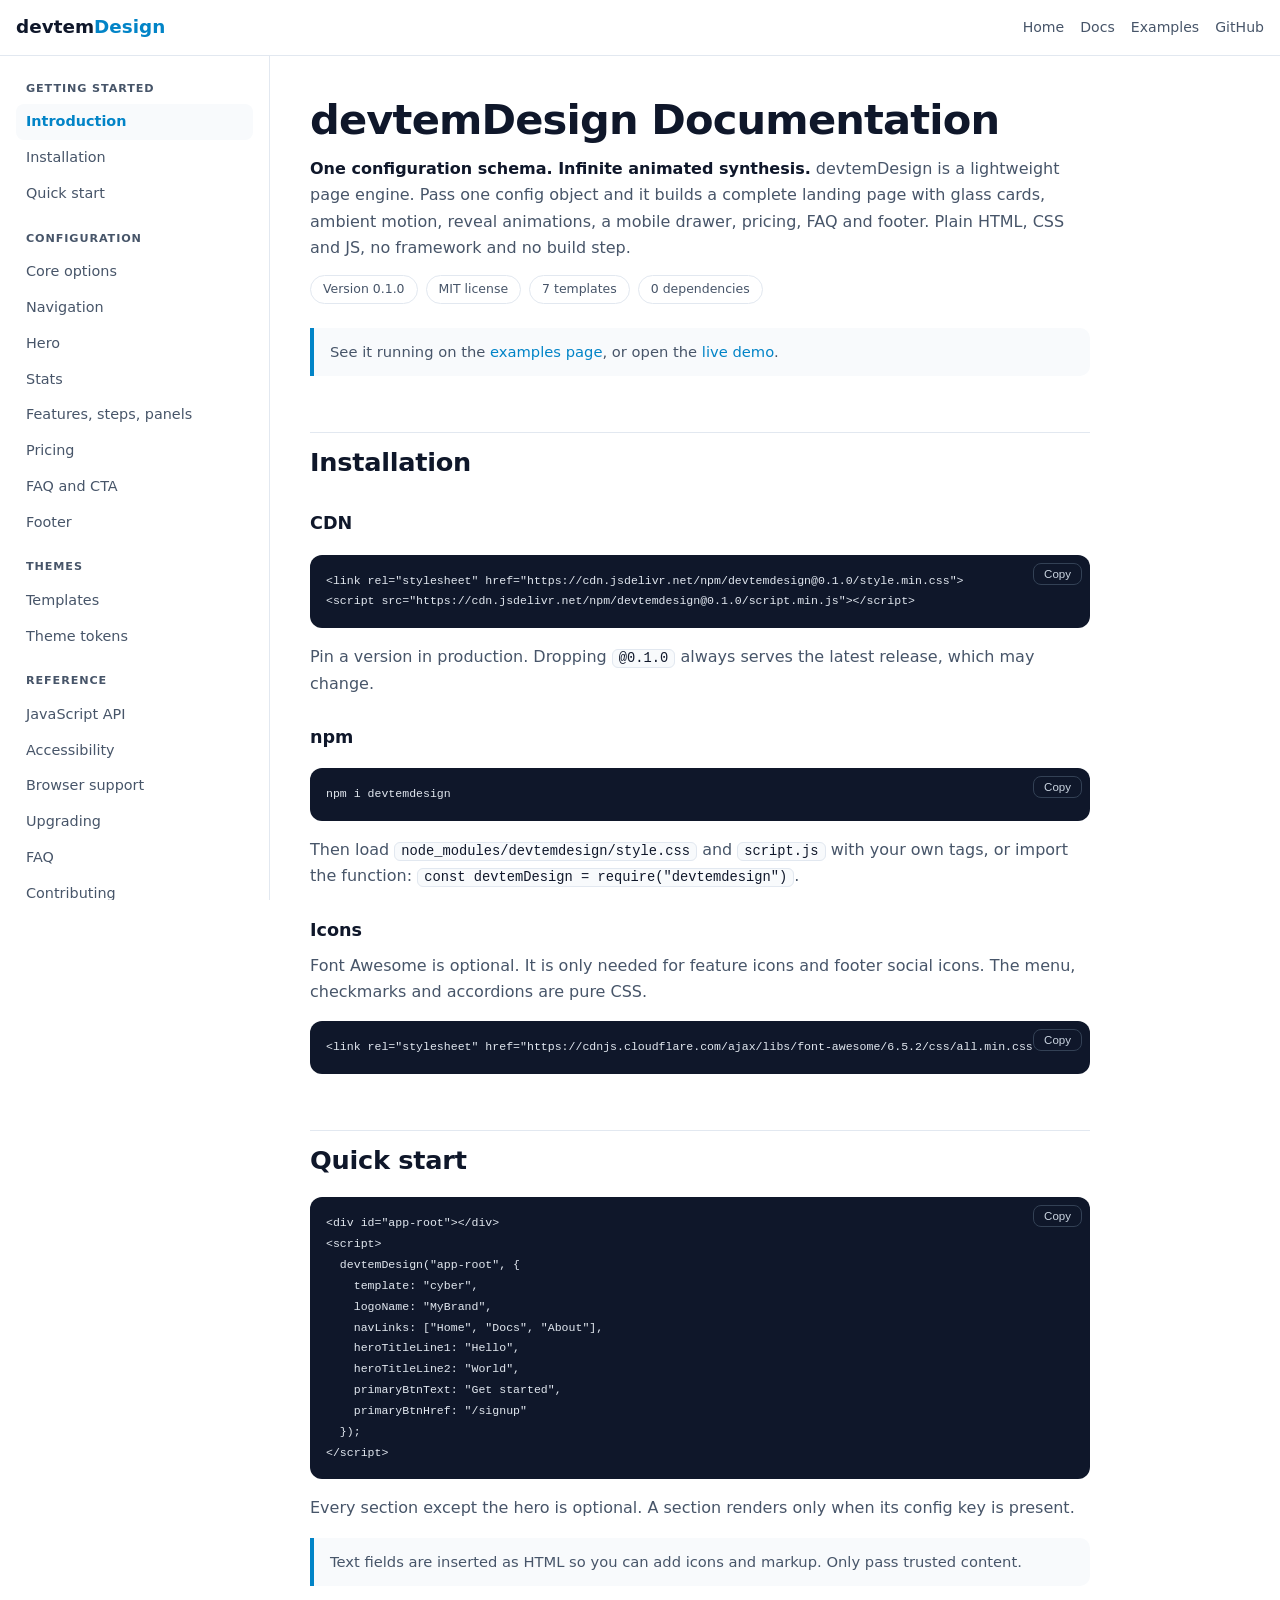
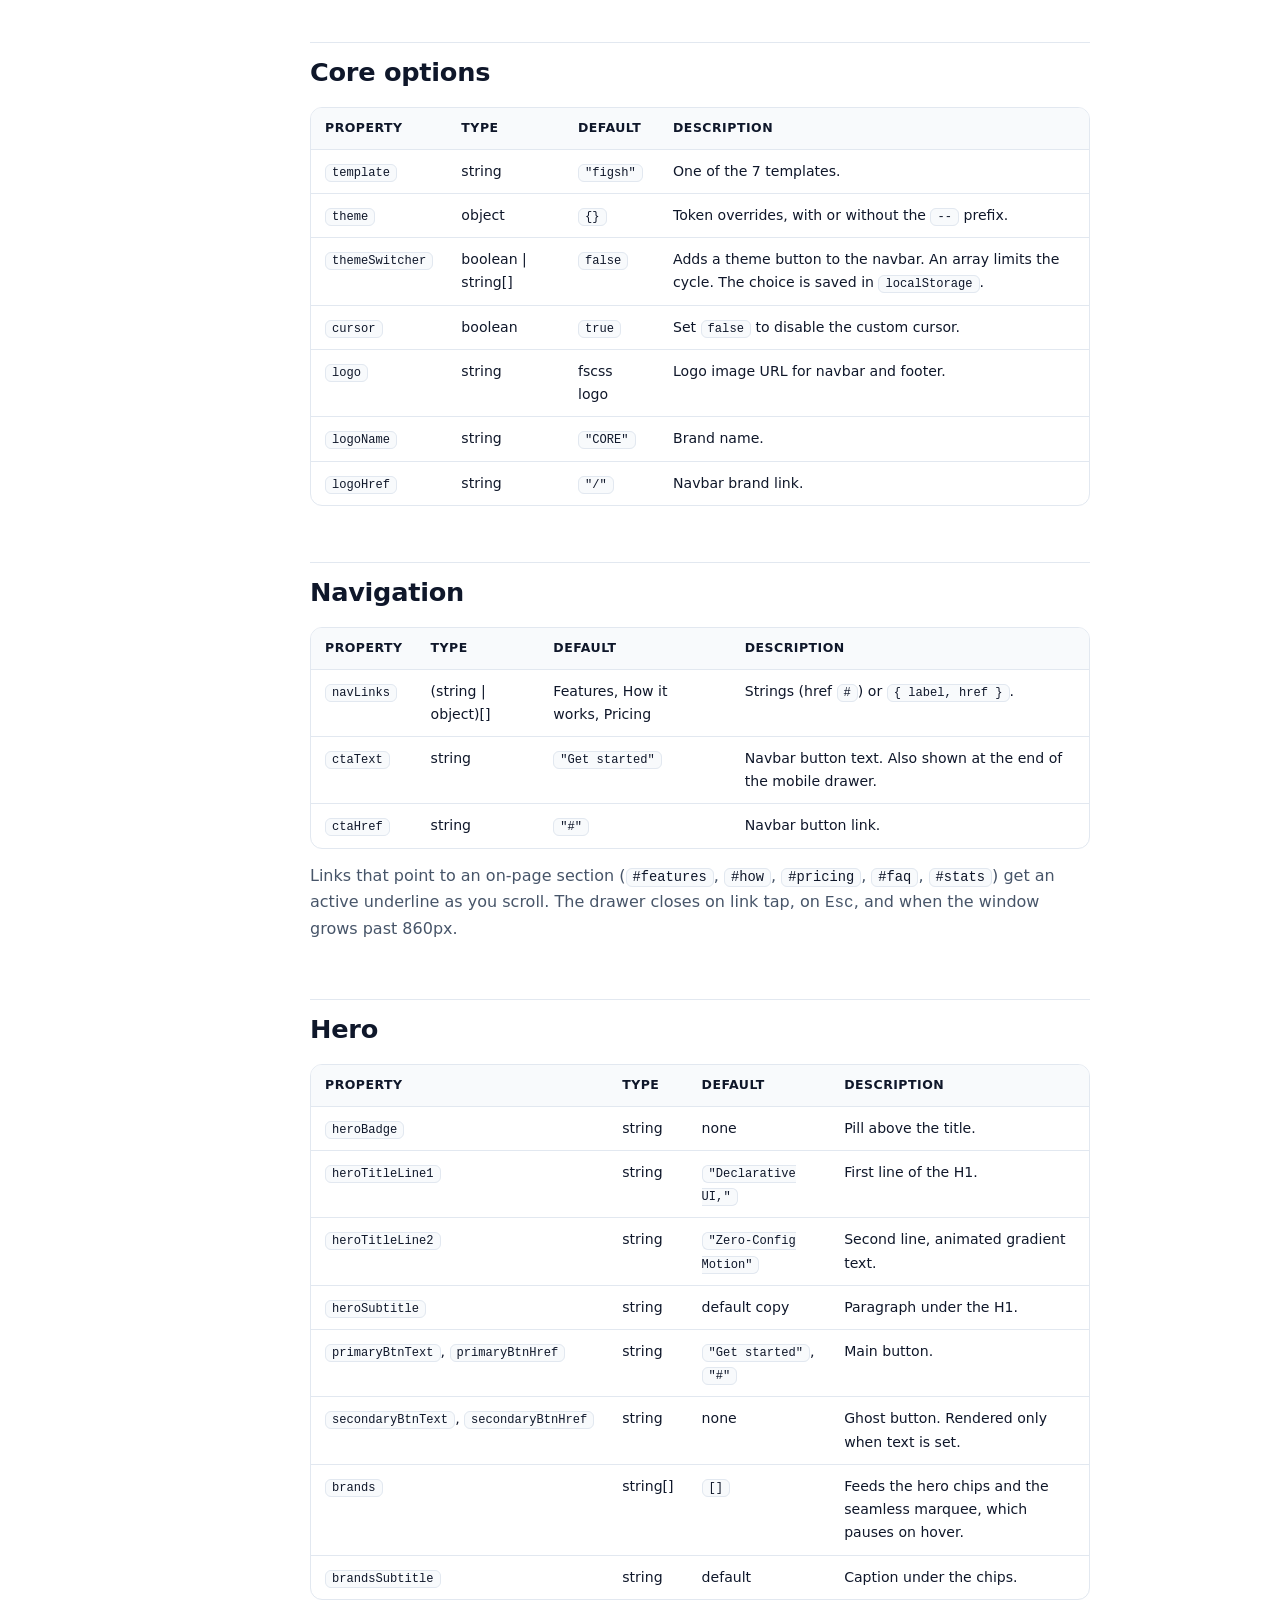
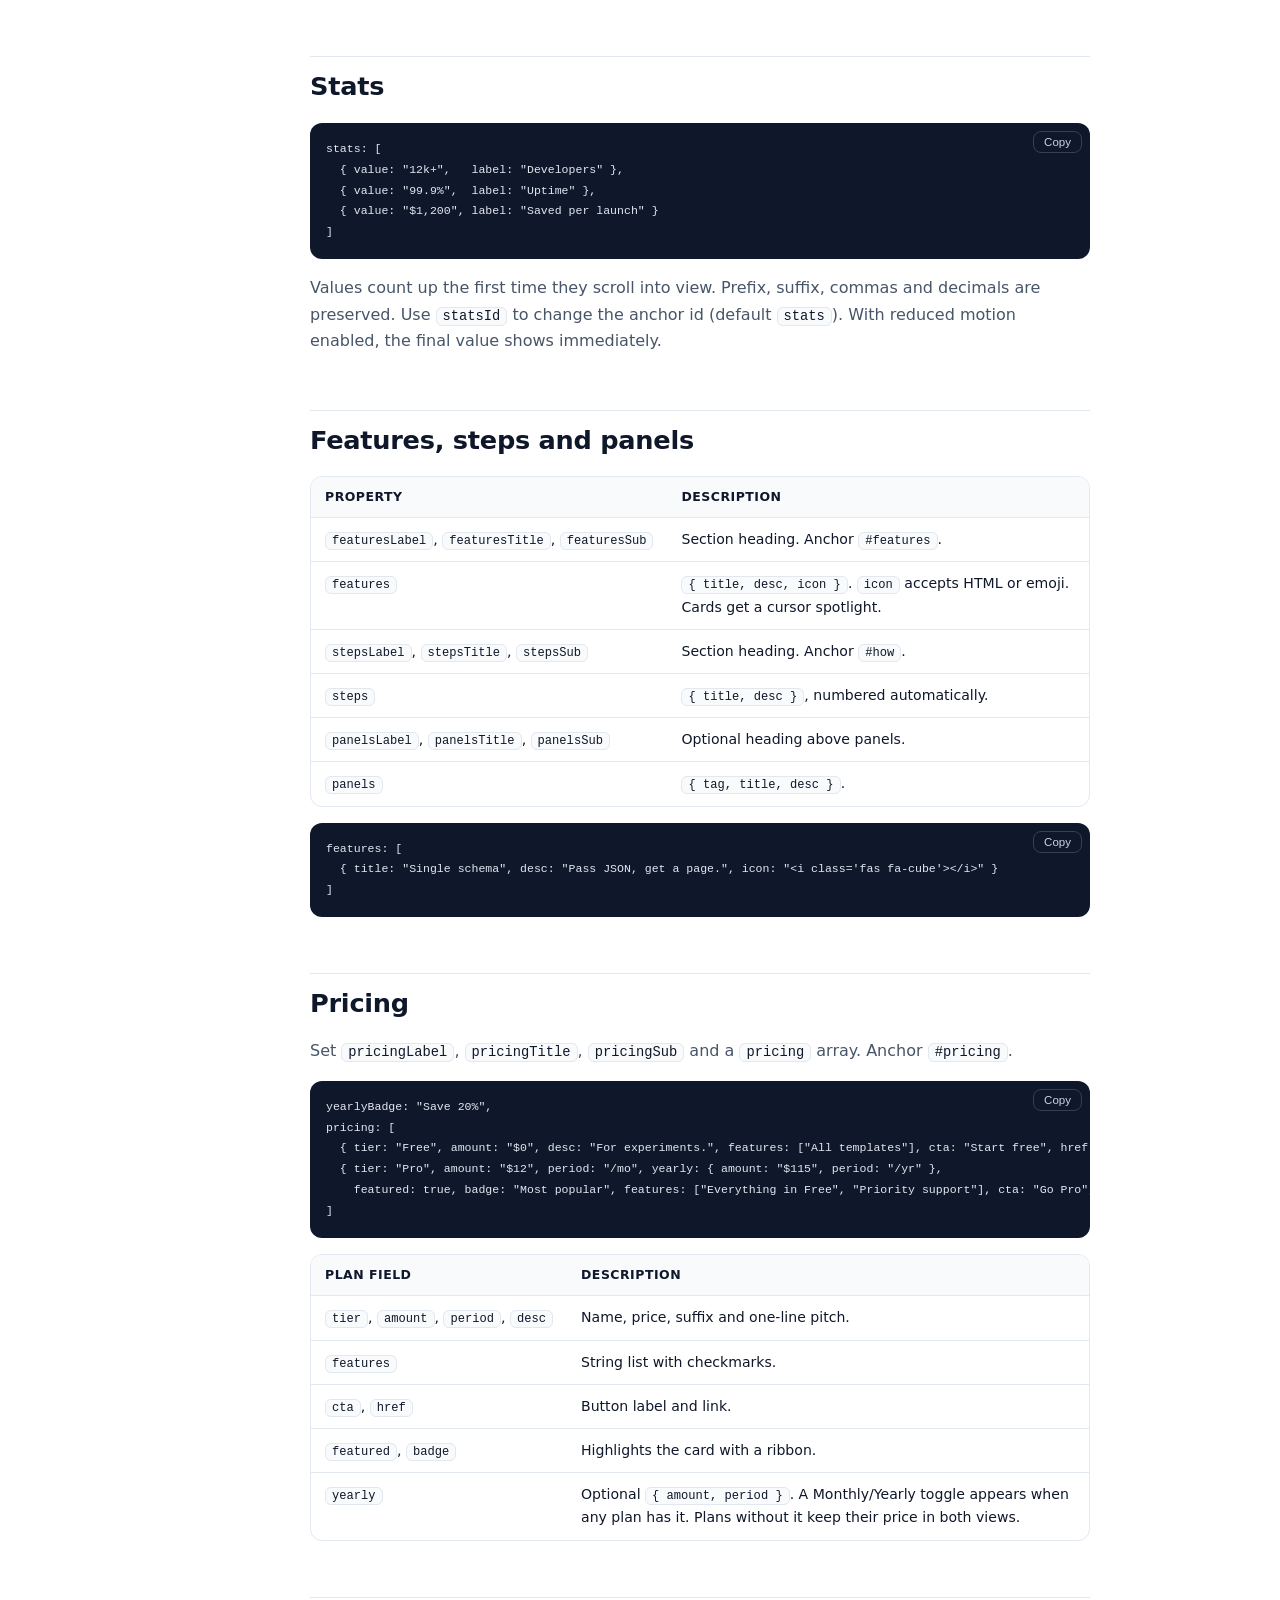
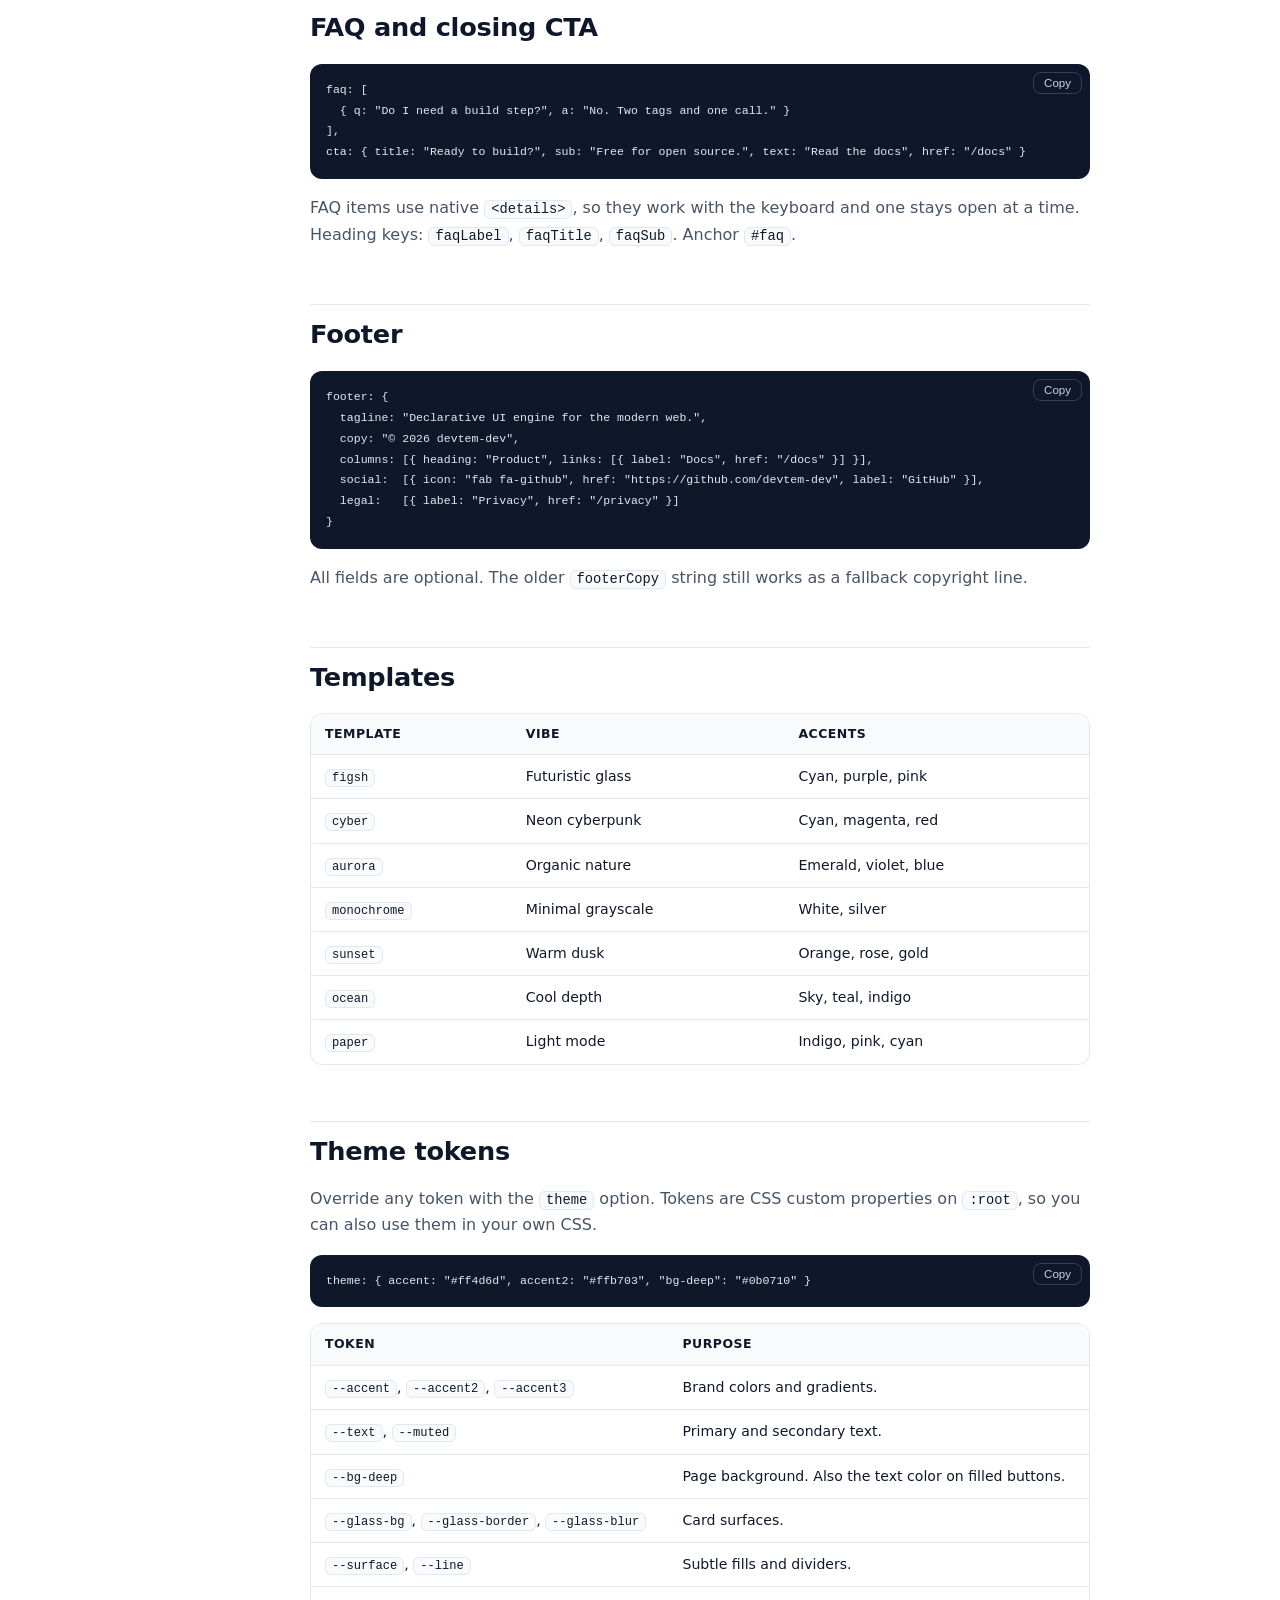
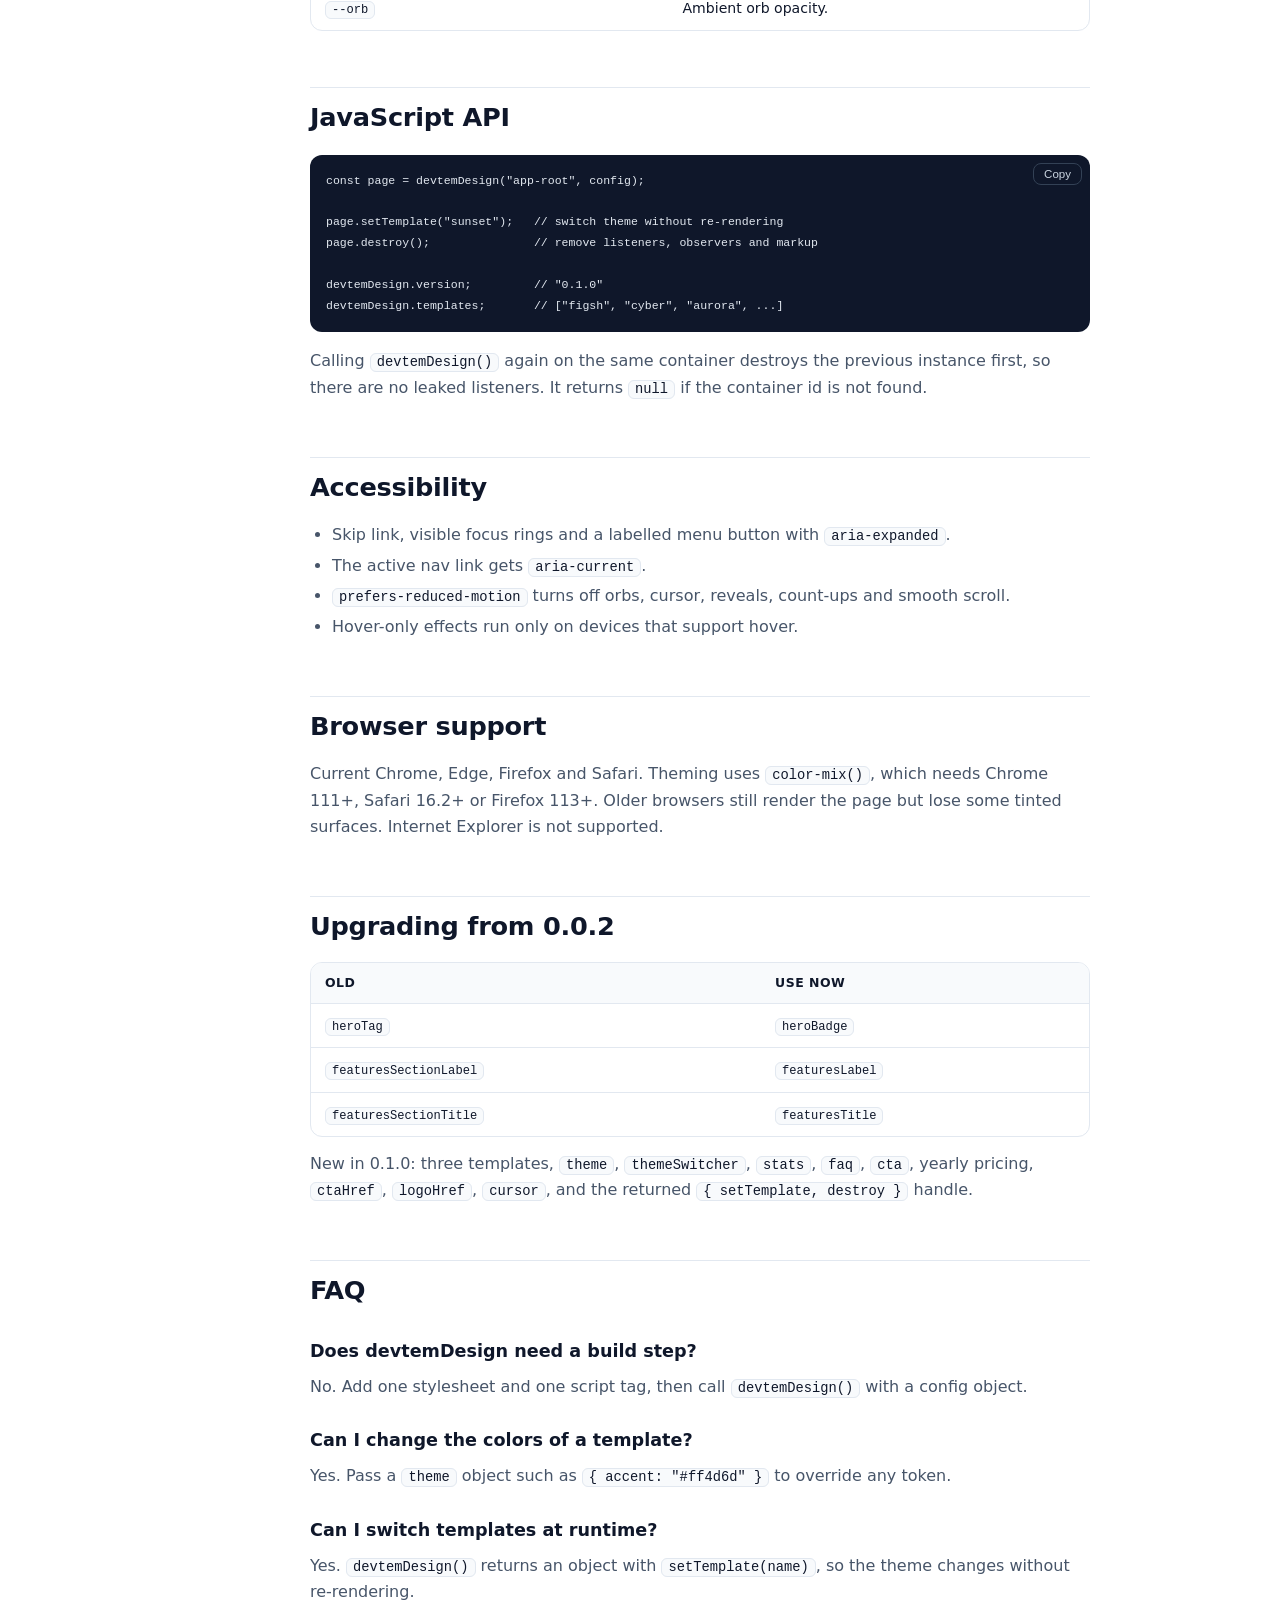
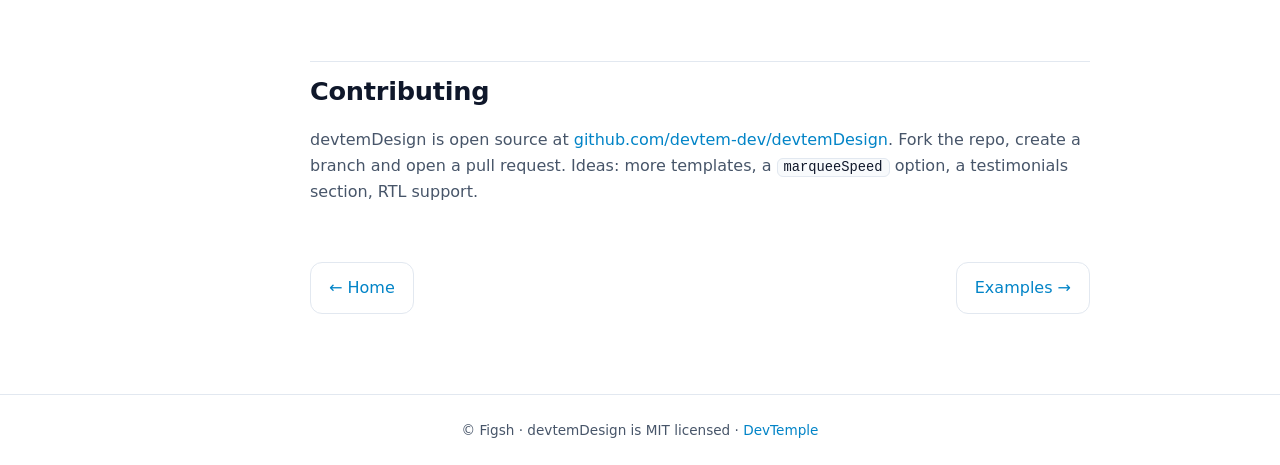
<file: docs.html>
<!DOCTYPE html>
<html lang="en">
<head>
<meta charset="UTF-8">
<meta name="viewport" content="width=device-width, initial-scale=1.0, viewport-fit=cover">
<title>devtemDesign Docs | Installation, Config Reference, Templates & API (v0.1.0)</title>
<meta name="description" content="Official devtemDesign 0.1.0 documentation: install from npm or CDN, full configuration reference, 7 templates, theme tokens, pricing, FAQ and stats sections, and the JavaScript API.">
<meta name="keywords" content="devtemDesign docs, devtemDesign API, declarative UI engine, landing page generator, fscss, JavaScript config schema, glassmorphism templates, devtemdesign npm, CDN">
<meta name="author" content="DevTemple">
<meta name="robots" content="index, follow, max-image-preview:large">
<meta name="color-scheme" content="light dark">
<meta name="theme-color" content="#0284c7">
<link rel="canonical" href="https://design.devtem.org/docs">
<meta property="og:type" content="article">
<meta property="og:site_name" content="devtemDesign">
<meta property="og:title" content="devtemDesign Documentation (v0.1.0)">
<meta property="og:description" content="Install, configure and theme animated landing pages from a single config object.">
<meta property="og:url" content="https://design.devtem.org/docs">
<meta property="og:image" content="https://design.devtem.org/assets/images/og.jpg">
<meta name="twitter:card" content="summary_large_image">
<meta name="twitter:title" content="devtemDesign Documentation (v0.1.0)">
<meta name="twitter:description" content="Install, configure and theme animated landing pages from a single config object.">
<meta name="twitter:image" content="https://design.devtem.org/assets/images/og.jpg">
<link rel="icon" href="https://design.devtem.org/assets/images/logo.png">
<link rel="apple-touch-icon" href="https://design.devtem.org/assets/images/logo.png">
<script type="application/ld+json">
{"@context":"https://schema.org","@graph":[
{"@type":"TechArticle","headline":"devtemDesign Documentation","description":"Installation, configuration reference, templates and API for devtemDesign 0.1.0.","url":"https://design.devtem.org/docs","image":"https://design.devtem.org/assets/images/og.jpg","dateModified":"2026-10-24","author":{"@type":"Organization","name":"DevTemple"},"publisher":{"@type":"Organization","name":"DevTemple"}},
{"@type":"BreadcrumbList","itemListElement":[{"@type":"ListItem","position":1,"name":"devtemDesign","item":"https://design.devtem.org/"},{"@type":"ListItem","position":2,"name":"Docs","item":"https://design.devtem.org/docs"}]},
{"@type":"FAQPage","mainEntity":[
{"@type":"Question","name":"Does devtemDesign need a build step?","acceptedAnswer":{"@type":"Answer","text":"No. Add one stylesheet and one script tag, then call devtemDesign() with a config object."}},
{"@type":"Question","name":"Can I change the colors of a template?","acceptedAnswer":{"@type":"Answer","text":"Yes. Pass a theme object such as { accent: '#ff4d6d' } to override any design token."}},
{"@type":"Question","name":"Can I switch templates at runtime?","acceptedAnswer":{"@type":"Answer","text":"Yes. devtemDesign() returns an object with setTemplate(name), so you can change the theme without re-rendering."}}]}
]}
</script>
<style>
:root{--bg:#fff;--fg:#0f172a;--mut:#475569;--line:#e2e8f0;--soft:#f8fafc;--acc:#0284c7;--pre:#0f172a;--h:56px}
@media(prefers-color-scheme:dark){:root{--bg:#0b1220;--fg:#e6edf7;--mut:#94a3b8;--line:#1e293b;--soft:#111a2e;--acc:#38bdf8;--pre:#060b16}}
*{box-sizing:border-box;margin:0;padding:0}
html{scroll-behavior:smooth}
body{background:var(--bg);color:var(--fg);font:16px/1.65 system-ui,-apple-system,"Segoe UI",Roboto,sans-serif;-webkit-font-smoothing:antialiased}
a{color:var(--acc);text-decoration:none}a:hover{text-decoration:underline}
:focus-visible{outline:2px solid var(--acc);outline-offset:2px;border-radius:4px}
.top{position:sticky;top:0;z-index:30;height:var(--h);display:flex;align-items:center;justify-content:space-between;padding:0 16px;background:var(--bg);border-bottom:1px solid var(--line)}
.logo{font-weight:800;font-size:1.15rem;color:var(--fg)}.logo b{color:var(--acc)}.logo:hover{text-decoration:none}
.top nav{display:flex;gap:16px;font-size:.88rem;align-items:center}.top nav a{color:var(--mut)}
#menu{display:none;width:40px;height:40px;border:1px solid var(--line);border-radius:10px;background:none;color:var(--fg);font-size:1.2rem;cursor:pointer}
.wrap{display:flex;max-width:1280px;margin:0 auto}
aside{width:270px;flex:none;position:sticky;top:var(--h);height:calc(100vh - var(--h));overflow-y:auto;padding:24px 16px;border-right:1px solid var(--line)}
aside h4{margin:18px 0 6px 10px;font-size:.7rem;text-transform:uppercase;letter-spacing:.08em;color:var(--mut)}aside h4:first-child{margin-top:0}
aside a{display:block;padding:6px 10px;border-radius:8px;color:var(--mut);font-size:.9rem}
aside a:hover{background:var(--soft);text-decoration:none;color:var(--fg)}
aside a.on{background:var(--soft);color:var(--acc);font-weight:600}
main{flex:1;min-width:0;max-width:860px;padding:40px 40px 80px}
h1{font-size:clamp(1.9rem,5vw,2.6rem);line-height:1.15;letter-spacing:-.02em;margin-bottom:12px}
h2{font-size:1.6rem;margin:56px 0 14px;padding-top:8px;border-top:1px solid var(--line);scroll-margin-top:72px;letter-spacing:-.01em}
h3{font-size:1.1rem;margin:26px 0 8px;scroll-margin-top:72px}
p,ul,ol{margin-bottom:14px;color:var(--mut)}ul,ol{padding-left:22px}li{margin-bottom:4px}
strong{color:var(--fg)}
code{background:var(--soft);border:1px solid var(--line);padding:1px 6px;border-radius:6px;font:.86em ui-monospace,SFMono-Regular,Menlo,monospace;color:var(--fg)}
pre{position:relative;background:var(--pre);color:#e2e8f0;border-radius:12px;padding:16px;margin:16px 0;overflow-x:auto;font-size:.84rem;line-height:1.55}
pre code{background:none;border:0;padding:0;color:inherit}
.cp{position:absolute;top:8px;right:8px;padding:4px 10px;border-radius:8px;border:1px solid #334155;background:#0f172a;color:#cbd5e1;font-size:.72rem;cursor:pointer}
.tw{overflow-x:auto;margin:14px 0;border:1px solid var(--line);border-radius:12px}
table{width:100%;border-collapse:collapse;font-size:.88rem;min-width:560px}
th,td{padding:10px 14px;text-align:left;border-bottom:1px solid var(--line);vertical-align:top}
th{background:var(--soft);color:var(--fg);font-size:.78rem;text-transform:uppercase;letter-spacing:.04em}tr:last-child td{border:0}
td:first-child{white-space:nowrap}
.note{border-left:4px solid var(--acc);background:var(--soft);padding:12px 16px;border-radius:0 10px 10px 0;margin:16px 0;color:var(--mut);font-size:.92rem}
.meta{display:flex;flex-wrap:wrap;gap:8px;margin:14px 0 24px}.meta span{border:1px solid var(--line);border-radius:99px;padding:3px 12px;font-size:.78rem;color:var(--mut)}
.pn{display:flex;gap:12px;justify-content:space-between;flex-wrap:wrap;margin-top:56px}.pn a{border:1px solid var(--line);border-radius:12px;padding:12px 18px}
footer{border-top:1px solid var(--line);padding:24px 16px;text-align:center;font-size:.85rem;color:var(--mut)}
@media(max-width:900px){
 #menu{display:block}.top nav{display:none}
 aside{position:fixed;z-index:25;top:var(--h);left:0;bottom:0;height:auto;width:min(300px,86vw);background:var(--bg);transform:translateX(-102%);transition:transform .25s}
 aside.open{transform:none;box-shadow:0 0 0 100vmax rgba(0,0,0,.45)}
 main{padding:28px 18px 64px}h2{margin-top:44px}
}
@media(prefers-reduced-motion:reduce){*{transition:none!important;scroll-behavior:auto!important}}
</style>
</head>
<body>
<header class="top">
  <a class="logo" href="/">devtem<b>Design</b></a>
  <nav aria-label="Site"><a href="/">Home</a><a href="/docs">Docs</a><a href="/examples">Examples</a><a href="https://github.com/devtem-dev/devtemDesign">GitHub</a></nav>
  <button id="menu" type="button" aria-label="Open menu" aria-expanded="false" aria-controls="side">&#9776;</button>
</header>
<div class="wrap">
<aside id="side" aria-label="Documentation">
  <h4>Getting started</h4>
  <a href="#introduction">Introduction</a><a href="#install">Installation</a><a href="#quick-start">Quick start</a>
  <h4>Configuration</h4>
  <a href="#core">Core options</a><a href="#navigation">Navigation</a><a href="#hero">Hero</a><a href="#stats">Stats</a><a href="#content">Features, steps, panels</a><a href="#pricing">Pricing</a><a href="#faq-cta">FAQ and CTA</a><a href="#footer">Footer</a>
  <h4>Themes</h4>
  <a href="#templates">Templates</a><a href="#theming">Theme tokens</a>
  <h4>Reference</h4>
  <a href="#api">JavaScript API</a><a href="#a11y">Accessibility</a><a href="#support">Browser support</a><a href="#upgrading">Upgrading</a><a href="#faq">FAQ</a><a href="#contributing">Contributing</a>
</aside>

<main>
<h1 id="introduction">devtemDesign Documentation</h1>
<p><strong>One configuration schema. Infinite animated synthesis.</strong> devtemDesign is a lightweight page engine. Pass one config object and it builds a complete landing page with glass cards, ambient motion, reveal animations, a mobile drawer, pricing, FAQ and footer. Plain HTML, CSS and JS, no framework and no build step.</p>
<div class="meta"><span>Version 0.1.0</span><span>MIT license</span><span>7 templates</span><span>0 dependencies</span></div>
<div class="note">See it running on the <a href="/examples">examples page</a>, or open the <a href="https://design.devtem.org">live demo</a>.</div>

<h2 id="install">Installation</h2>
<h3>CDN</h3>
<pre><code>&lt;link rel="stylesheet" href="https://cdn.jsdelivr.net/npm/devtemdesign@0.1.0/style.min.css"&gt;
&lt;script src="https://cdn.jsdelivr.net/npm/devtemdesign@0.1.0/script.min.js"&gt;&lt;/script&gt;</code></pre>
<p>Pin a version in production. Dropping <code>@0.1.0</code> always serves the latest release, which may change.</p>
<h3>npm</h3>
<pre><code>npm i devtemdesign</code></pre>
<p>Then load <code>node_modules/devtemdesign/style.css</code> and <code>script.js</code> with your own tags, or import the function: <code>const devtemDesign = require("devtemdesign")</code>.</p>
<h3>Icons</h3>
<p>Font Awesome is optional. It is only needed for feature icons and footer social icons. The menu, checkmarks and accordions are pure CSS.</p>
<pre><code>&lt;link rel="stylesheet" href="https://cdnjs.cloudflare.com/ajax/libs/font-awesome/6.5.2/css/all.min.css"&gt;</code></pre>

<h2 id="quick-start">Quick start</h2>
<pre><code>&lt;div id="app-root"&gt;&lt;/div&gt;
&lt;script&gt;
  devtemDesign("app-root", {
    template: "cyber",
    logoName: "MyBrand",
    navLinks: ["Home", "Docs", "About"],
    heroTitleLine1: "Hello",
    heroTitleLine2: "World",
    primaryBtnText: "Get started",
    primaryBtnHref: "/signup"
  });
&lt;/script&gt;</code></pre>
<p>Every section except the hero is optional. A section renders only when its config key is present.</p>
<div class="note">Text fields are inserted as HTML so you can add icons and markup. Only pass trusted content.</div>

<h2 id="core">Core options</h2>
<div class="tw"><table><thead><tr><th>Property</th><th>Type</th><th>Default</th><th>Description</th></tr></thead><tbody>
<tr><td><code>template</code></td><td>string</td><td><code>"figsh"</code></td><td>One of the 7 templates.</td></tr>
<tr><td><code>theme</code></td><td>object</td><td><code>{}</code></td><td>Token overrides, with or without the <code>--</code> prefix.</td></tr>
<tr><td><code>themeSwitcher</code></td><td>boolean | string[]</td><td><code>false</code></td><td>Adds a theme button to the navbar. An array limits the cycle. The choice is saved in <code>localStorage</code>.</td></tr>
<tr><td><code>cursor</code></td><td>boolean</td><td><code>true</code></td><td>Set <code>false</code> to disable the custom cursor.</td></tr>
<tr><td><code>logo</code></td><td>string</td><td>fscss logo</td><td>Logo image URL for navbar and footer.</td></tr>
<tr><td><code>logoName</code></td><td>string</td><td><code>"CORE"</code></td><td>Brand name.</td></tr>
<tr><td><code>logoHref</code></td><td>string</td><td><code>"/"</code></td><td>Navbar brand link.</td></tr>
</tbody></table></div>

<h2 id="navigation">Navigation</h2>
<div class="tw"><table><thead><tr><th>Property</th><th>Type</th><th>Default</th><th>Description</th></tr></thead><tbody>
<tr><td><code>navLinks</code></td><td>(string | object)[]</td><td>Features, How it works, Pricing</td><td>Strings (href <code>#</code>) or <code>{ label, href }</code>.</td></tr>
<tr><td><code>ctaText</code></td><td>string</td><td><code>"Get started"</code></td><td>Navbar button text. Also shown at the end of the mobile drawer.</td></tr>
<tr><td><code>ctaHref</code></td><td>string</td><td><code>"#"</code></td><td>Navbar button link.</td></tr>
</tbody></table></div>
<p>Links that point to an on-page section (<code>#features</code>, <code>#how</code>, <code>#pricing</code>, <code>#faq</code>, <code>#stats</code>) get an active underline as you scroll. The drawer closes on link tap, on <kbd>Esc</kbd>, and when the window grows past 860px.</p>

<h2 id="hero">Hero</h2>
<div class="tw"><table><thead><tr><th>Property</th><th>Type</th><th>Default</th><th>Description</th></tr></thead><tbody>
<tr><td><code>heroBadge</code></td><td>string</td><td>none</td><td>Pill above the title.</td></tr>
<tr><td><code>heroTitleLine1</code></td><td>string</td><td><code>"Declarative UI,"</code></td><td>First line of the H1.</td></tr>
<tr><td><code>heroTitleLine2</code></td><td>string</td><td><code>"Zero-Config Motion"</code></td><td>Second line, animated gradient text.</td></tr>
<tr><td><code>heroSubtitle</code></td><td>string</td><td>default copy</td><td>Paragraph under the H1.</td></tr>
<tr><td><code>primaryBtnText</code>, <code>primaryBtnHref</code></td><td>string</td><td><code>"Get started"</code>, <code>"#"</code></td><td>Main button.</td></tr>
<tr><td><code>secondaryBtnText</code>, <code>secondaryBtnHref</code></td><td>string</td><td>none</td><td>Ghost button. Rendered only when text is set.</td></tr>
<tr><td><code>brands</code></td><td>string[]</td><td><code>[]</code></td><td>Feeds the hero chips and the seamless marquee, which pauses on hover.</td></tr>
<tr><td><code>brandsSubtitle</code></td><td>string</td><td>default</td><td>Caption under the chips.</td></tr>
</tbody></table></div>

<h2 id="stats">Stats</h2>
<pre><code>stats: [
  { value: "12k+",   label: "Developers" },
  { value: "99.9%",  label: "Uptime" },
  { value: "$1,200", label: "Saved per launch" }
]</code></pre>
<p>Values count up the first time they scroll into view. Prefix, suffix, commas and decimals are preserved. Use <code>statsId</code> to change the anchor id (default <code>stats</code>). With reduced motion enabled, the final value shows immediately.</p>

<h2 id="content">Features, steps and panels</h2>
<div class="tw"><table><thead><tr><th>Property</th><th>Description</th></tr></thead><tbody>
<tr><td><code>featuresLabel</code>, <code>featuresTitle</code>, <code>featuresSub</code></td><td>Section heading. Anchor <code>#features</code>.</td></tr>
<tr><td><code>features</code></td><td><code>{ title, desc, icon }</code>. <code>icon</code> accepts HTML or emoji. Cards get a cursor spotlight.</td></tr>
<tr><td><code>stepsLabel</code>, <code>stepsTitle</code>, <code>stepsSub</code></td><td>Section heading. Anchor <code>#how</code>.</td></tr>
<tr><td><code>steps</code></td><td><code>{ title, desc }</code>, numbered automatically.</td></tr>
<tr><td><code>panelsLabel</code>, <code>panelsTitle</code>, <code>panelsSub</code></td><td>Optional heading above panels.</td></tr>
<tr><td><code>panels</code></td><td><code>{ tag, title, desc }</code>.</td></tr>
</tbody></table></div>
<pre><code>features: [
  { title: "Single schema", desc: "Pass JSON, get a page.", icon: "&lt;i class='fas fa-cube'&gt;&lt;/i&gt;" }
]</code></pre>

<h2 id="pricing">Pricing</h2>
<p>Set <code>pricingLabel</code>, <code>pricingTitle</code>, <code>pricingSub</code> and a <code>pricing</code> array. Anchor <code>#pricing</code>.</p>
<pre><code>yearlyBadge: "Save 20%",
pricing: [
  { tier: "Free", amount: "$0", desc: "For experiments.", features: ["All templates"], cta: "Start free", href: "/signup" },
  { tier: "Pro", amount: "$12", period: "/mo", yearly: { amount: "$115", period: "/yr" },
    featured: true, badge: "Most popular", features: ["Everything in Free", "Priority support"], cta: "Go Pro", href: "/pro" }
]</code></pre>
<div class="tw"><table><thead><tr><th>Plan field</th><th>Description</th></tr></thead><tbody>
<tr><td><code>tier</code>, <code>amount</code>, <code>period</code>, <code>desc</code></td><td>Name, price, suffix and one-line pitch.</td></tr>
<tr><td><code>features</code></td><td>String list with checkmarks.</td></tr>
<tr><td><code>cta</code>, <code>href</code></td><td>Button label and link.</td></tr>
<tr><td><code>featured</code>, <code>badge</code></td><td>Highlights the card with a ribbon.</td></tr>
<tr><td><code>yearly</code></td><td>Optional <code>{ amount, period }</code>. A Monthly/Yearly toggle appears when any plan has it. Plans without it keep their price in both views.</td></tr>
</tbody></table></div>

<h2 id="faq-cta">FAQ and closing CTA</h2>
<pre><code>faq: [
  { q: "Do I need a build step?", a: "No. Two tags and one call." }
],
cta: { title: "Ready to build?", sub: "Free for open source.", text: "Read the docs", href: "/docs" }</code></pre>
<p>FAQ items use native <code>&lt;details&gt;</code>, so they work with the keyboard and one stays open at a time. Heading keys: <code>faqLabel</code>, <code>faqTitle</code>, <code>faqSub</code>. Anchor <code>#faq</code>.</p>

<h2 id="footer">Footer</h2>
<pre><code>footer: {
  tagline: "Declarative UI engine for the modern web.",
  copy: "&copy; 2026 devtem-dev",
  columns: [{ heading: "Product", links: [{ label: "Docs", href: "/docs" }] }],
  social:  [{ icon: "fab fa-github", href: "https://github.com/devtem-dev", label: "GitHub" }],
  legal:   [{ label: "Privacy", href: "/privacy" }]
}</code></pre>
<p>All fields are optional. The older <code>footerCopy</code> string still works as a fallback copyright line.</p>

<h2 id="templates">Templates</h2>
<div class="tw"><table><thead><tr><th>Template</th><th>Vibe</th><th>Accents</th></tr></thead><tbody>
<tr><td><code>figsh</code></td><td>Futuristic glass</td><td>Cyan, purple, pink</td></tr>
<tr><td><code>cyber</code></td><td>Neon cyberpunk</td><td>Cyan, magenta, red</td></tr>
<tr><td><code>aurora</code></td><td>Organic nature</td><td>Emerald, violet, blue</td></tr>
<tr><td><code>monochrome</code></td><td>Minimal grayscale</td><td>White, silver</td></tr>
<tr><td><code>sunset</code></td><td>Warm dusk</td><td>Orange, rose, gold</td></tr>
<tr><td><code>ocean</code></td><td>Cool depth</td><td>Sky, teal, indigo</td></tr>
<tr><td><code>paper</code></td><td>Light mode</td><td>Indigo, pink, cyan</td></tr>
</tbody></table></div>

<h2 id="theming">Theme tokens</h2>
<p>Override any token with the <code>theme</code> option. Tokens are CSS custom properties on <code>:root</code>, so you can also use them in your own CSS.</p>
<pre><code>theme: { accent: "#ff4d6d", accent2: "#ffb703", "bg-deep": "#0b0710" }</code></pre>
<div class="tw"><table><thead><tr><th>Token</th><th>Purpose</th></tr></thead><tbody>
<tr><td><code>--accent</code>, <code>--accent2</code>, <code>--accent3</code></td><td>Brand colors and gradients.</td></tr>
<tr><td><code>--text</code>, <code>--muted</code></td><td>Primary and secondary text.</td></tr>
<tr><td><code>--bg-deep</code></td><td>Page background. Also the text color on filled buttons.</td></tr>
<tr><td><code>--glass-bg</code>, <code>--glass-border</code>, <code>--glass-blur</code></td><td>Card surfaces.</td></tr>
<tr><td><code>--surface</code>, <code>--line</code></td><td>Subtle fills and dividers.</td></tr>
<tr><td><code>--orb</code></td><td>Ambient orb opacity.</td></tr>
</tbody></table></div>

<h2 id="api">JavaScript API</h2>
<pre><code>const page = devtemDesign("app-root", config);

page.setTemplate("sunset");   // switch theme without re-rendering
page.destroy();               // remove listeners, observers and markup

devtemDesign.version;         // "0.1.0"
devtemDesign.templates;       // ["figsh", "cyber", "aurora", ...]</code></pre>
<p>Calling <code>devtemDesign()</code> again on the same container destroys the previous instance first, so there are no leaked listeners. It returns <code>null</code> if the container id is not found.</p>

<h2 id="a11y">Accessibility</h2>
<ul><li>Skip link, visible focus rings and a labelled menu button with <code>aria-expanded</code>.</li><li>The active nav link gets <code>aria-current</code>.</li><li><code>prefers-reduced-motion</code> turns off orbs, cursor, reveals, count-ups and smooth scroll.</li><li>Hover-only effects run only on devices that support hover.</li></ul>

<h2 id="support">Browser support</h2>
<p>Current Chrome, Edge, Firefox and Safari. Theming uses <code>color-mix()</code>, which needs Chrome 111+, Safari 16.2+ or Firefox 113+. Older browsers still render the page but lose some tinted surfaces. Internet Explorer is not supported.</p>

<h2 id="upgrading">Upgrading from 0.0.2</h2>
<div class="tw"><table><thead><tr><th>Old</th><th>Use now</th></tr></thead><tbody>
<tr><td><code>heroTag</code></td><td><code>heroBadge</code></td></tr>
<tr><td><code>featuresSectionLabel</code></td><td><code>featuresLabel</code></td></tr>
<tr><td><code>featuresSectionTitle</code></td><td><code>featuresTitle</code></td></tr>
</tbody></table></div>
<p>New in 0.1.0: three templates, <code>theme</code>, <code>themeSwitcher</code>, <code>stats</code>, <code>faq</code>, <code>cta</code>, yearly pricing, <code>ctaHref</code>, <code>logoHref</code>, <code>cursor</code>, and the returned <code>{ setTemplate, destroy }</code> handle.</p>

<h2 id="faq">FAQ</h2>
<h3>Does devtemDesign need a build step?</h3><p>No. Add one stylesheet and one script tag, then call <code>devtemDesign()</code> with a config object.</p>
<h3>Can I change the colors of a template?</h3><p>Yes. Pass a <code>theme</code> object such as <code>{ accent: "#ff4d6d" }</code> to override any token.</p>
<h3>Can I switch templates at runtime?</h3><p>Yes. <code>devtemDesign()</code> returns an object with <code>setTemplate(name)</code>, so the theme changes without re-rendering.</p>

<h2 id="contributing">Contributing</h2>
<p>devtemDesign is open source at <a href="https://github.com/devtem-dev/devtemDesign">github.com/devtem-dev/devtemDesign</a>. Fork the repo, create a branch and open a pull request. Ideas: more templates, a <code>marqueeSpeed</code> option, a testimonials section, RTL support.</p>

<div class="pn"><a href="/">&larr; Home</a><a href="/examples">Examples &rarr;</a></div>
</main>
</div>
<footer>&copy; Figsh &middot; devtemDesign is MIT licensed &middot; <a href="https://devtem.org">DevTemple</a></footer>

<script>
(function(){
  var side=document.getElementById("side"),btn=document.getElementById("menu");
  function set(o){side.classList.toggle("open",o);btn.setAttribute("aria-expanded",o);document.body.style.overflow=o?"hidden":""}
  btn.onclick=function(){set(!side.classList.contains("open"))};
  side.addEventListener("click",function(e){if(e.target.closest("a"))set(false)});
  document.addEventListener("click",function(e){if(side.classList.contains("open")&&!side.contains(e.target)&&e.target!==btn)set(false)});
  document.addEventListener("keydown",function(e){if(e.key==="Escape")set(false)});
  matchMedia("(min-width:901px)").addEventListener("change",function(){set(false)});

  document.querySelectorAll("table").forEach(function(t){if(!t.parentNode.classList.contains("tw")){var w=document.createElement("div");w.className="tw";t.parentNode.insertBefore(w,t);w.appendChild(t)}});

  document.querySelectorAll("pre").forEach(function(p){
    var b=document.createElement("button");b.className="cp";b.type="button";b.textContent="Copy";
    b.onclick=function(){navigator.clipboard.writeText(p.innerText.replace(/Copy$/,"").trim()).then(function(){b.textContent="Copied";setTimeout(function(){b.textContent="Copy"},1500)},function(){b.textContent="Failed"})};
    p.appendChild(b);
  });

  var links={};side.querySelectorAll("a").forEach(function(a){links[a.getAttribute("href").slice(1)]=a});
  var io=new IntersectionObserver(function(es){es.forEach(function(e){if(e.isIntersecting){Object.keys(links).forEach(function(k){links[k].classList.toggle("on",k===e.target.id)});var a=links[e.target.id];if(a&&side.scrollHeight>side.clientHeight)a.scrollIntoView({block:"nearest"})}})},{rootMargin:"-70px 0px -75% 0px"});
  document.querySelectorAll("main [id]").forEach(function(h){if(links[h.id])io.observe(h)});
})();
</script>
</body>
</html>
</file>
